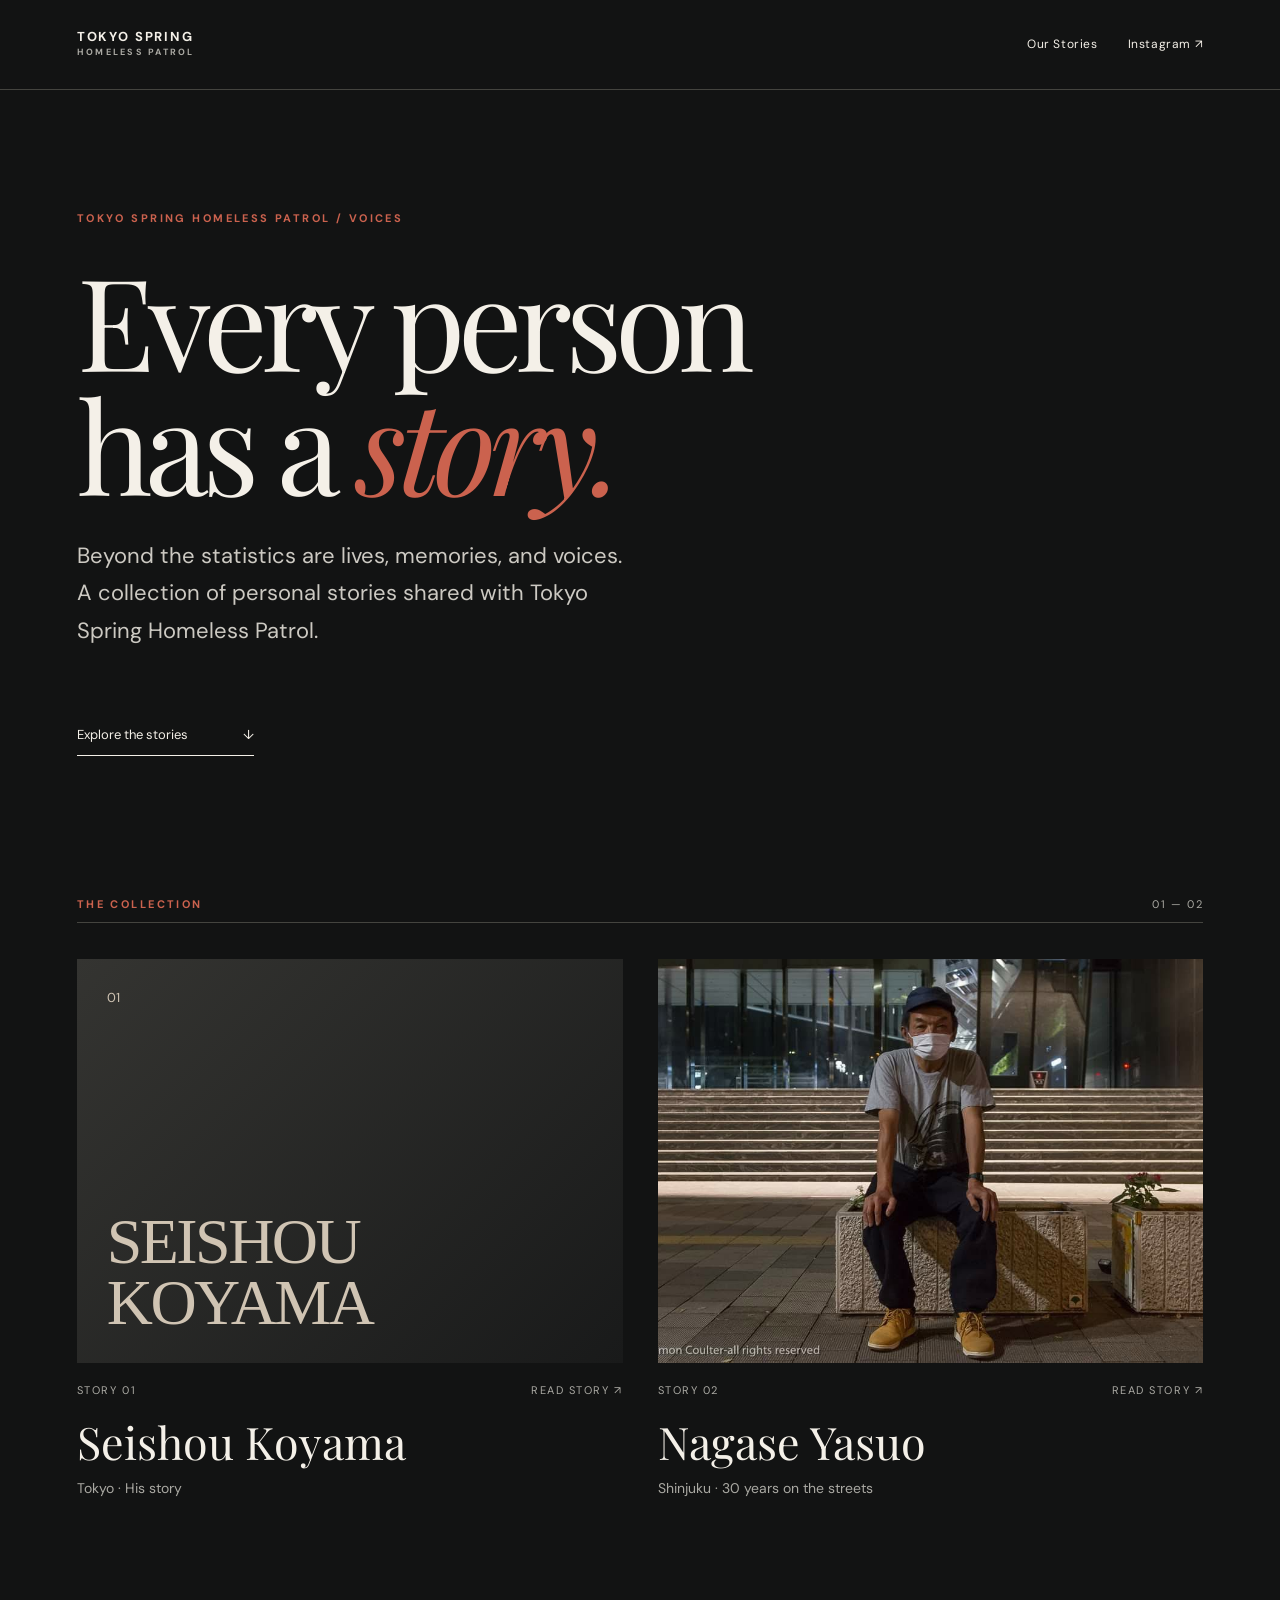
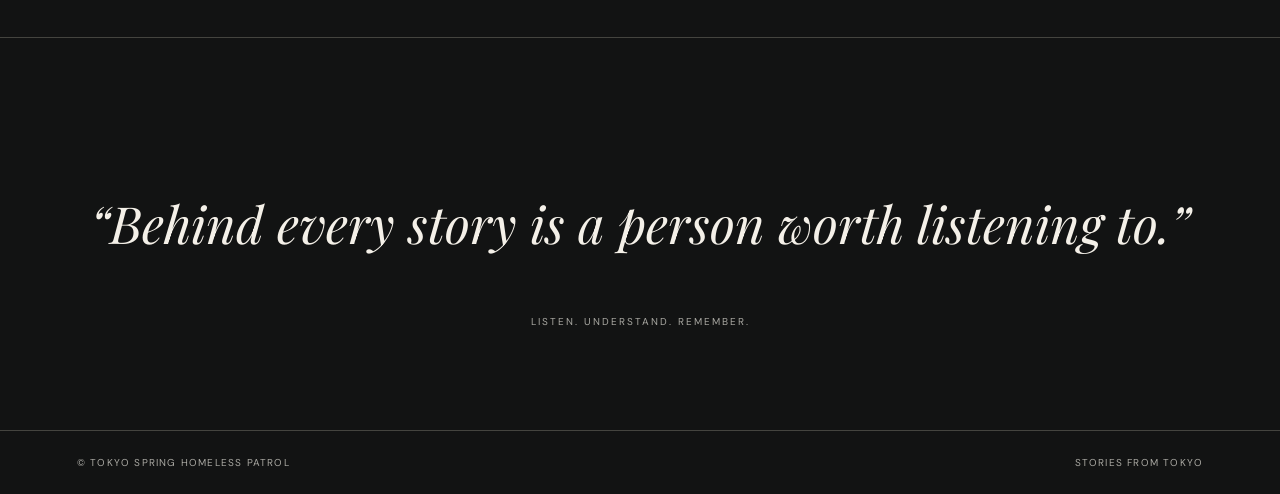
<file: index.html>
<!doctype html><html lang="en"><head><meta charset="utf-8"><meta name="viewport" content="width=device-width, initial-scale=1"><meta name="theme-color" content="#121313"><title>Our Stories — Tokyo Spring Homeless Patrol</title><link rel="stylesheet" href="style.css"></head><body><header class="top"><a class="brand" href="index.html">TOKYO SPRING<br><span>HOMELESS PATROL</span></a><nav><a href="index.html" aria-current="page">Our Stories</a><a href="https://www.instagram.com/" target="_blank" rel="noopener">Instagram ↗</a></nav></header><main><section class="hero"><p class="eyebrow">TOKYO SPRING HOMELESS PATROL / VOICES</p><h1>Every person<br>has a <em>story.</em></h1><p class="lede">Beyond the statistics are lives, memories, and voices. A collection of personal stories shared with Tokyo Spring Homeless Patrol.</p><a class="jump" href="#stories">Explore the stories <span>↓</span></a></section><section class="stories" id="stories"><div class="section-head"><p class="eyebrow">THE COLLECTION</p><span>01 — 02</span></div><div class="cards"><a class="story-card" href="https://ailiejutant-lgtm.github.io/tshp-koyama/"><div class="placeholder"><span>01</span><div>SEISHOU<br>KOYAMA</div></div><div class="card-meta"><span>STORY 01</span><span>READ STORY ↗</span></div><h2>Seishou Koyama</h2><p>Tokyo · His story</p></a><a class="story-card" href="nagase-yasuo.html"><div class="photo-wrap"><img src="nagase-yasuo.jpeg" alt="Nagase Yasuo sitting outdoors in Shinjuku at night" loading="lazy"></div><div class="card-meta"><span>STORY 02</span><span>READ STORY ↗</span></div><h2>Nagase Yasuo</h2><p>Shinjuku · 30 years on the streets</p></a></div></section><section class="closing"><p>“Behind every story is a person worth listening to.”</p><span>LISTEN. UNDERSTAND. REMEMBER.</span></section></main><footer><span>© TOKYO SPRING HOMELESS PATROL</span><span>STORIES FROM TOKYO</span></footer></body></html>
</file>
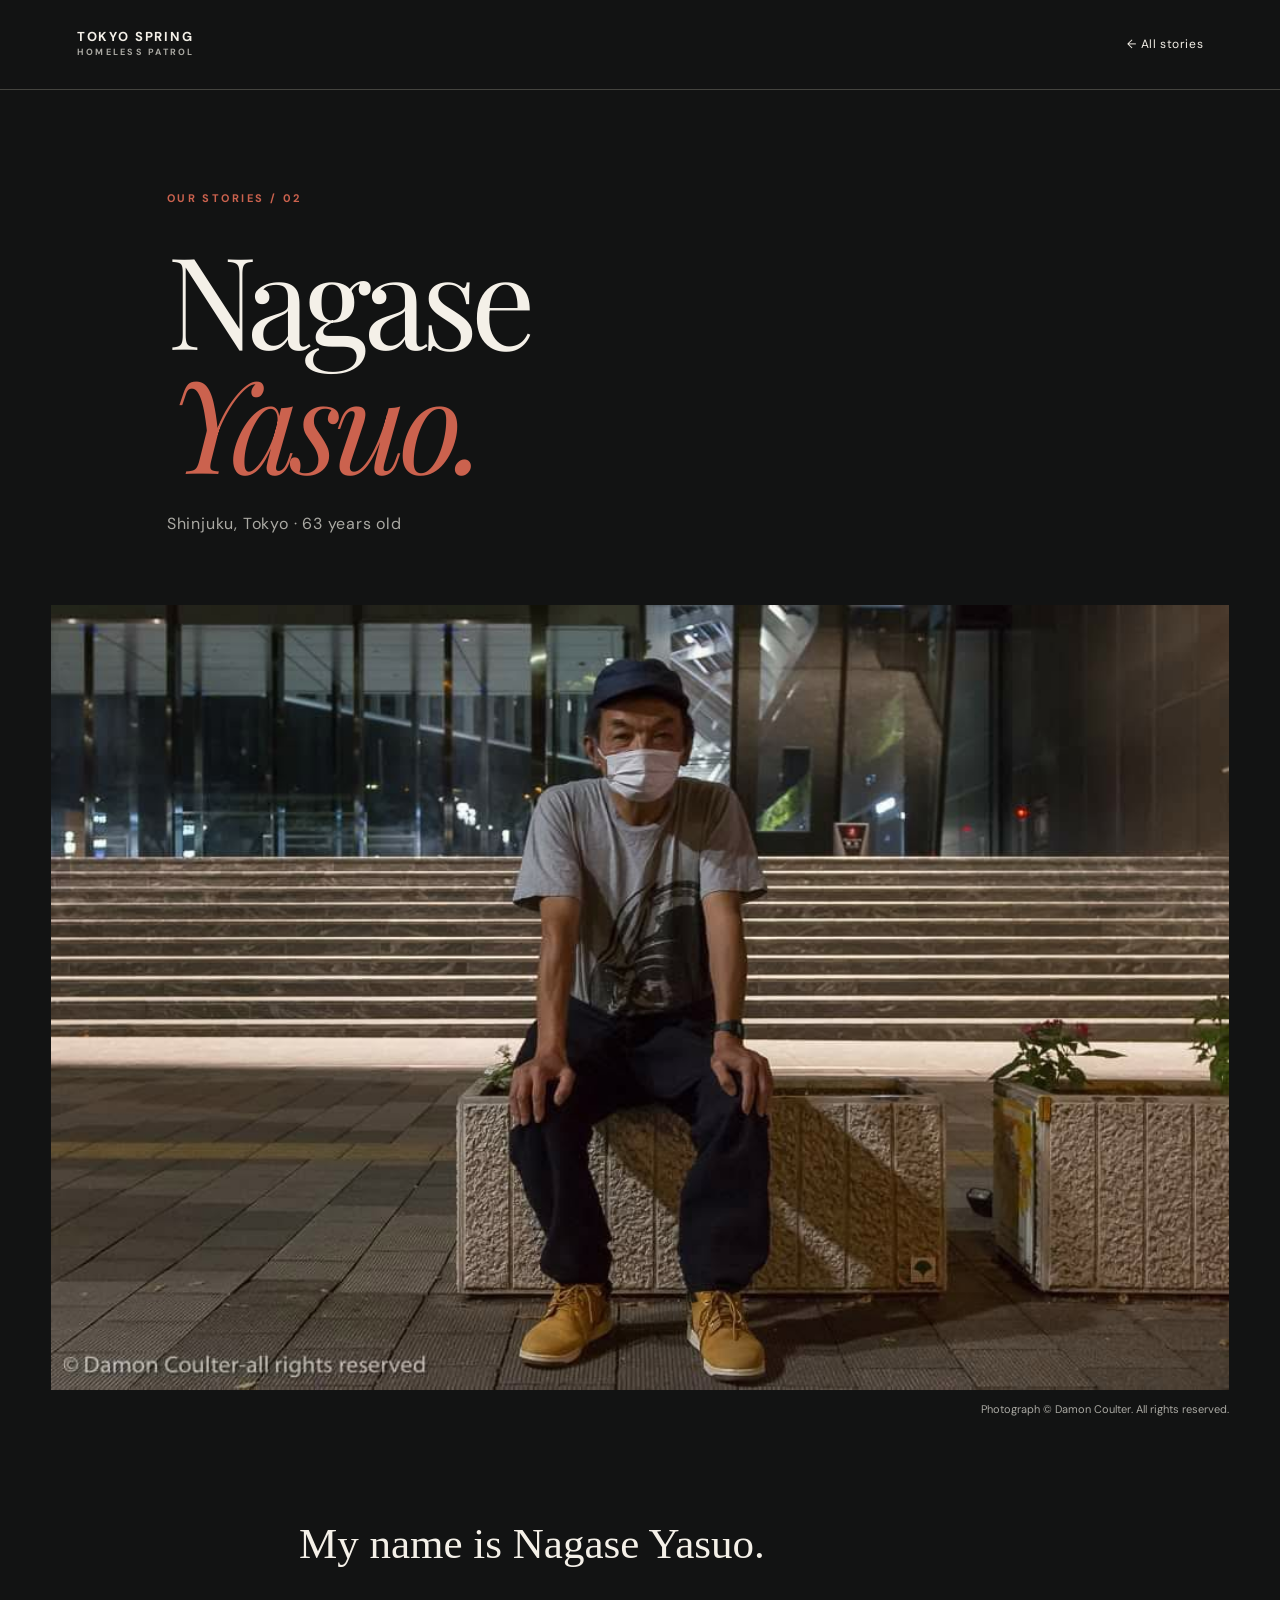
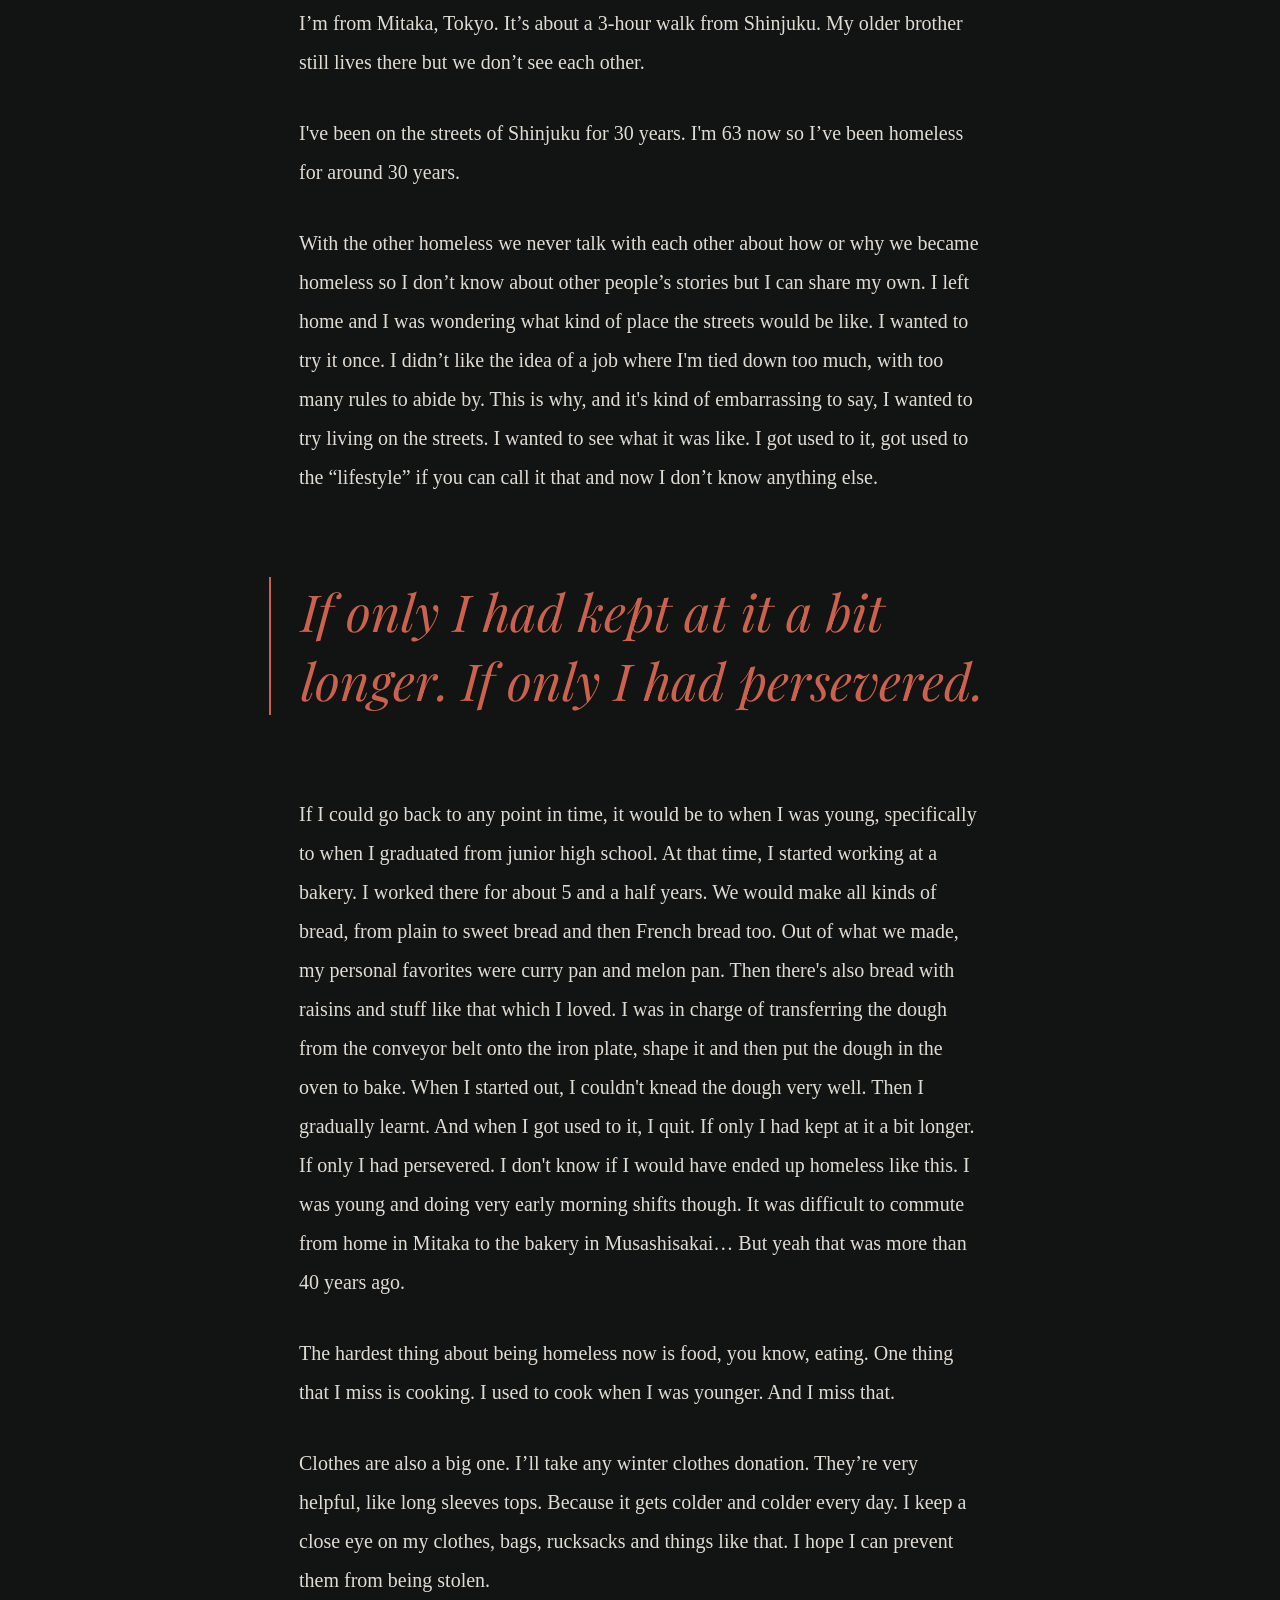
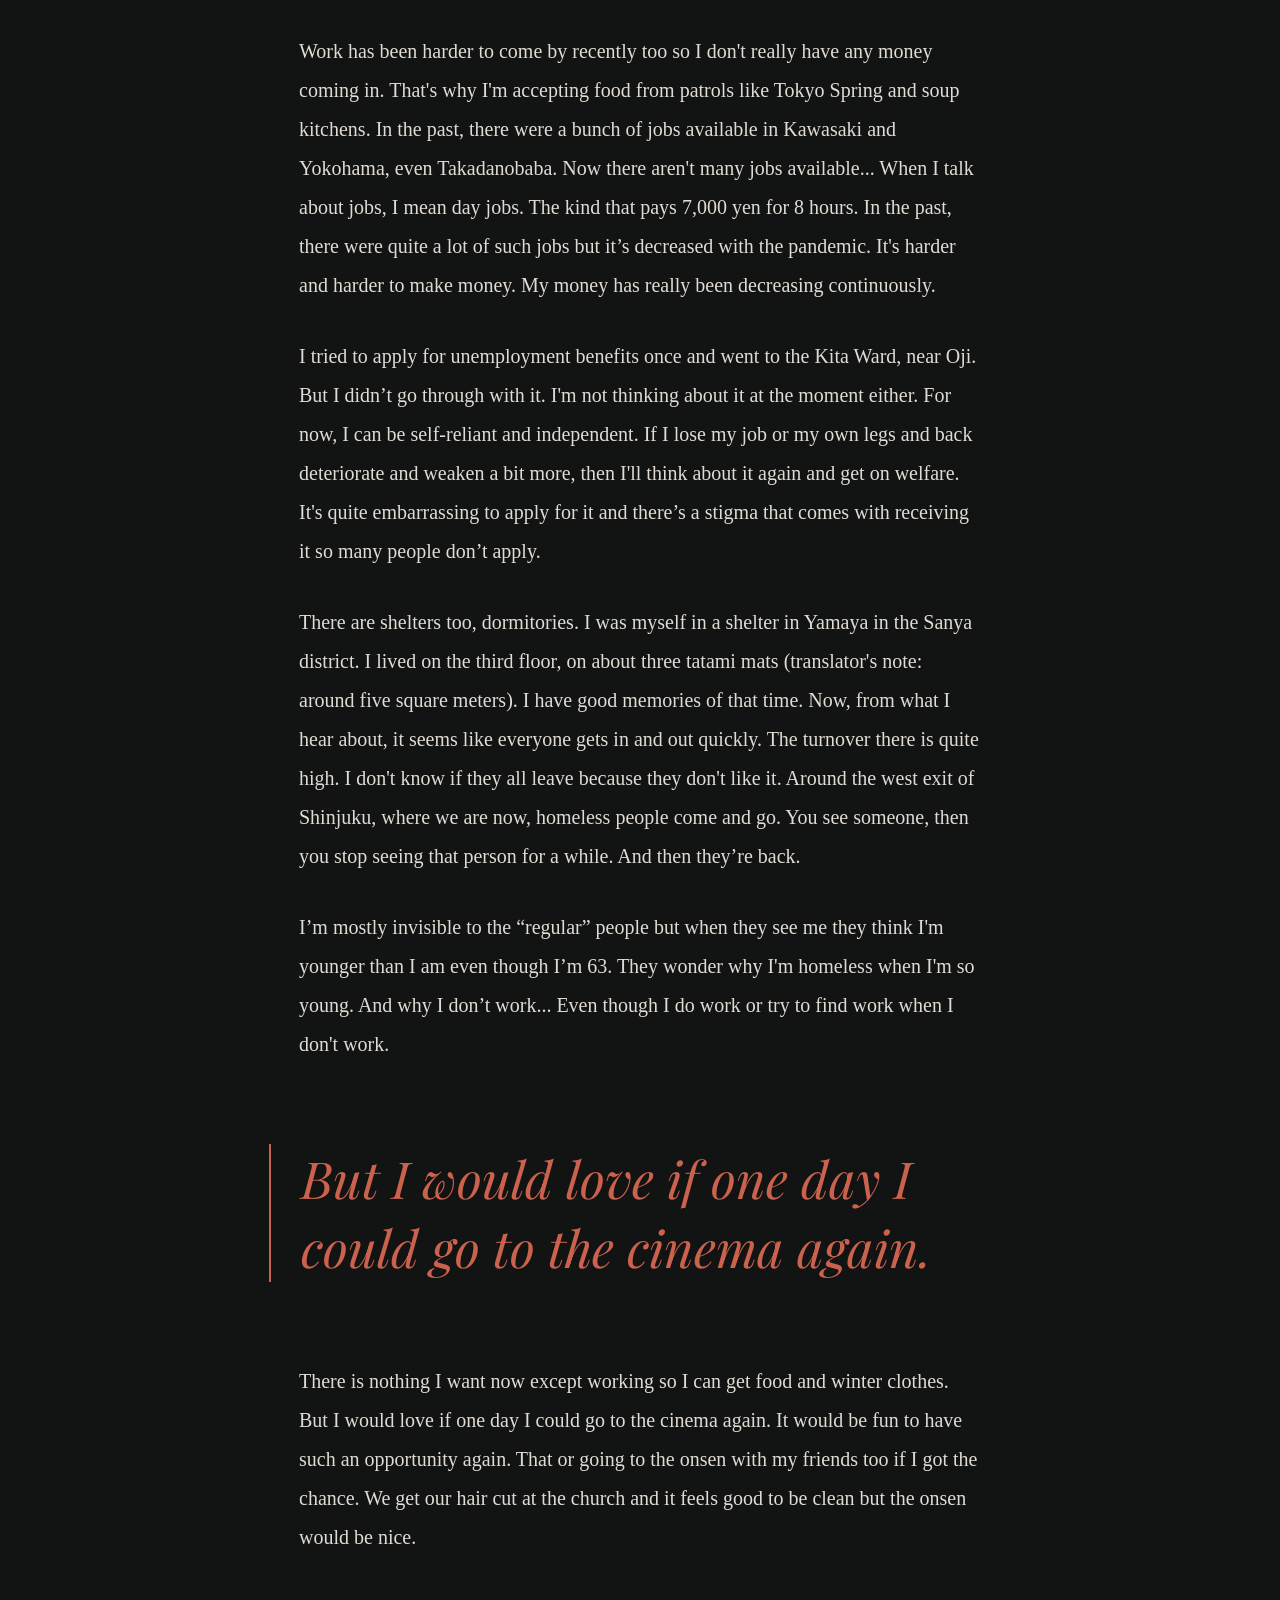
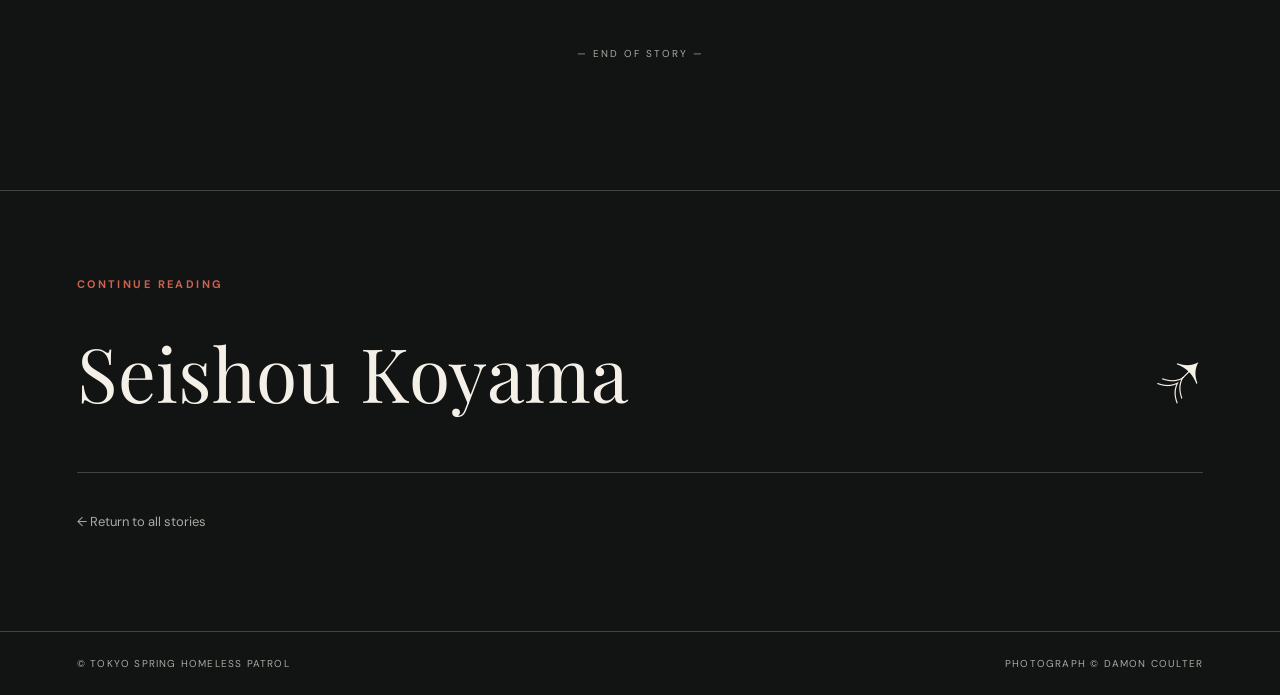
<file: nagase-yasuo.html>
<!doctype html><html lang="en"><head><meta charset="utf-8"><meta name="viewport" content="width=device-width, initial-scale=1"><meta name="theme-color" content="#121313"><meta name="description" content="Nagase Yasuo shares his memories of working in a bakery and 30 years living on the streets of Shinjuku."><title>Nagase Yasuo — TSHP Stories</title><link rel="stylesheet" href="style.css"></head><body><header class="top"><a class="brand" href="index.html">TOKYO SPRING<br><span>HOMELESS PATROL</span></a><nav><a href="index.html">← All stories</a></nav></header><main><article><div class="story-heading"><p class="eyebrow">OUR STORIES / 02</p><h1>Nagase<br><em>Yasuo.</em></h1><p class="story-sub">Shinjuku, Tokyo · 63 years old</p></div><figure class="cover"><img src="nagase-yasuo.jpeg" alt="Nagase Yasuo sitting on a stone planter in Shinjuku at night"><figcaption>Photograph © Damon Coulter. All rights reserved.</figcaption></figure><div class="article-body"><p class="opening">My name is Nagase Yasuo.</p><p>I’m from Mitaka, Tokyo. It’s about a 3-hour walk from Shinjuku. My older brother still lives there but we don’t see each other.</p><p>I've been on the streets of Shinjuku for 30 years. I'm 63 now so I’ve been homeless for around 30 years.</p><p>With the other homeless we never talk with each other about how or why we became homeless so I don’t know about other people’s stories but I can share my own. I left home and I was wondering what kind of place the streets would be like. I wanted to try it once. I didn’t like the idea of a job where I'm tied down too much, with too many rules to abide by. This is why, and it's kind of embarrassing to say, I wanted to try living on the streets. I wanted to see what it was like. I got used to it, got used to the “lifestyle” if you can call it that and now I don’t know anything else.</p><blockquote>If only I had kept at it a bit longer. If only I had persevered.</blockquote><p>If I could go back to any point in time, it would be to when I was young, specifically to when I graduated from junior high school. At that time, I started working at a bakery. I worked there for about 5 and a half years. We would make all kinds of bread, from plain to sweet bread and then French bread too. Out of what we made, my personal favorites were curry pan and melon pan. Then there's also bread with raisins and stuff like that which I loved. I was in charge of transferring the dough from the conveyor belt onto the iron plate, shape it and then put the dough in the oven to bake. When I started out, I couldn't knead the dough very well. Then I gradually learnt. And when I got used to it, I quit. If only I had kept at it a bit longer. If only I had persevered. I don't know if I would have ended up homeless like this. I was young and doing very early morning shifts though. It was difficult to commute from home in Mitaka to the bakery in Musashisakai… But yeah that was more than 40 years ago.</p><p>The hardest thing about being homeless now is food, you know, eating. One thing that I miss is cooking. I used to cook when I was younger. And I miss that.</p><p>Clothes are also a big one. I’ll take any winter clothes donation. They’re very helpful, like long sleeves tops. Because it gets colder and colder every day. I keep a close eye on my clothes, bags, rucksacks and things like that. I hope I can prevent them from being stolen.</p><p>Work has been harder to come by recently too so I don't really have any money coming in. That's why I'm accepting food from patrols like Tokyo Spring and soup kitchens. In the past, there were a bunch of jobs available in Kawasaki and Yokohama, even Takadanobaba. Now there aren't many jobs available... When I talk about jobs, I mean day jobs. The kind that pays 7,000 yen for 8 hours. In the past, there were quite a lot of such jobs but it’s decreased with the pandemic. It's harder and harder to make money. My money has really been decreasing continuously.</p><p>I tried to apply for unemployment benefits once and went to the Kita Ward, near Oji. But I didn’t go through with it. I'm not thinking about it at the moment either. For now, I can be self-reliant and independent. If I lose my job or my own legs and back deteriorate and weaken a bit more, then I'll think about it again and get on welfare. It's quite embarrassing to apply for it and there’s a stigma that comes with receiving it so many people don’t apply.</p><p>There are shelters too, dormitories. I was myself in a shelter in Yamaya in the Sanya district. I lived on the third floor, on about three tatami mats (translator's note: around five square meters). I have good memories of that time. Now, from what I hear about, it seems like everyone gets in and out quickly. The turnover there is quite high. I don't know if they all leave because they don't like it. Around the west exit of Shinjuku, where we are now, homeless people come and go. You see someone, then you stop seeing that person for a while. And then they’re back.</p><p>I’m mostly invisible to the “regular” people but when they see me they think I'm younger than I am even though I’m 63. They wonder why I'm homeless when I'm so young. And why I don’t work... Even though I do work or try to find work when I don't work.</p><blockquote>But I would love if one day I could go to the cinema again.</blockquote><p>There is nothing I want now except working so I can get food and winter clothes. But I would love if one day I could go to the cinema again. It would be fun to have such an opportunity again. That or going to the onsen with my friends too if I got the chance. We get our hair cut at the church and it feels good to be clean but the onsen would be nice.</p><div class="article-end">— END OF STORY —</div></div></article><section class="next"><p class="eyebrow">CONTINUE READING</p><a href="https://ailiejutant-lgtm.github.io/tshp-koyama/">Seishou Koyama <span>↗</span></a><a class="back" href="index.html">← Return to all stories</a></section></main><footer><span>© TOKYO SPRING HOMELESS PATROL</span><span>PHOTOGRAPH © DAMON COULTER</span></footer></body></html>
</file>
<file: style.css>
@import url('https://fonts.googleapis.com/css2?family=DM+Sans:wght@400;500;600;700&family=Playfair+Display:ital,wght@0,400;0,500;1,400&display=swap');
:root{--bg:#121313;--fg:#f4f0e8;--muted:#aaa9a3;--accent:#cb624e;--line:#44443f}*{box-sizing:border-box}html{scroll-behavior:smooth}body{margin:0;background:var(--bg);color:var(--fg);font-family:'DM Sans',Arial,sans-serif}a{color:inherit;text-decoration:none}.top{max-width:1440px;margin:auto;display:flex;align-items:center;justify-content:space-between;padding:30px 6%;border-bottom:1px solid var(--line)}.brand{font-weight:700;font-size:13px;line-height:1.1;letter-spacing:.14em}.brand span{font-size:9px;letter-spacing:.25em;color:var(--muted)}nav{display:flex;gap:30px;font-size:12px;letter-spacing:.05em}nav a:hover,.back:hover{color:var(--accent)}.hero{max-width:1440px;margin:auto;padding:110px 6% 130px}.eyebrow{font-size:11px;font-weight:700;letter-spacing:.22em;color:var(--accent)}h1,h2,blockquote,.closing p,.next>a:first-of-type{font-family:'Playfair Display',Georgia,serif;font-weight:400}h1{font-size:clamp(65px,10vw,156px);line-height:.97;letter-spacing:-.055em;margin:32px 0}h1 em{color:var(--accent);font-weight:400}.lede{font-size:clamp(17px,2vw,22px);line-height:1.7;color:#ccc9c2;max-width:550px}.jump{display:inline-flex;gap:55px;margin-top:55px;border-bottom:1px solid var(--fg);padding-bottom:12px;font-size:13px}.stories{max-width:1440px;margin:auto;padding:0 6% 140px}.section-head,.card-meta{display:flex;justify-content:space-between;align-items:center}.section-head{border-bottom:1px solid var(--line);margin-bottom:36px}.section-head span,.card-meta{font-size:11px;letter-spacing:.14em;color:var(--muted)}.cards{display:grid;grid-template-columns:repeat(2,minmax(0,1fr));gap:35px}.photo-wrap,.placeholder{aspect-ratio:1.35;overflow:hidden;background:#242522}.photo-wrap img{width:100%;height:100%;object-fit:cover;transition:transform .5s}.story-card:hover img{transform:scale(1.04)}.placeholder{display:flex;flex-direction:column;justify-content:space-between;padding:30px;color:#d0c4b3;background:linear-gradient(135deg,#343431,#191a1a)}.placeholder span{font-size:13px}.placeholder div{font:clamp(34px,5vw,68px)/.95 Georgia,serif;letter-spacing:-.04em}.card-meta{padding-top:20px}.story-card h2{font-size:clamp(30px,3.5vw,52px);margin:15px 0 8px}.story-card p{color:var(--muted);font-size:14px;margin:0}.closing{border-top:1px solid var(--line);padding:100px 6%;text-align:center}.closing p{font-style:italic;font-size:clamp(28px,4vw,52px)}.closing span{font-size:10px;letter-spacing:.2em;color:var(--muted)}footer{border-top:1px solid var(--line);padding:25px 6%;display:flex;justify-content:space-between;gap:15px;color:var(--muted);font-size:10px;letter-spacing:.12em}.story-heading{max-width:1100px;margin:auto;padding:90px 6% 55px}.story-heading h1{margin:30px 0}.story-sub{color:var(--muted);letter-spacing:.05em}.cover{margin:0 auto;max-width:1320px;padding:0 4%}.cover img{display:block;width:100%;height:auto}.cover figcaption{text-align:right;color:var(--muted);font-size:11px;padding-top:12px}.article-body{max-width:730px;margin:100px auto 130px;padding:0 24px}.article-body p{font-family:Georgia,serif;font-size:clamp(17px,1.8vw,20px);line-height:1.95;color:#e0dcd4;margin:0 0 32px}.article-body .opening{font-size:clamp(27px,4vw,43px);line-height:1.3;color:var(--fg)}blockquote{font-style:italic;color:var(--accent);font-size:clamp(30px,4.5vw,51px);line-height:1.35;margin:80px -30px;padding-left:30px;border-left:2px solid var(--accent)}.article-end{text-align:center;font-size:10px;letter-spacing:.2em;color:var(--muted);margin-top:90px}.next{padding:75px 6% 100px;border-top:1px solid var(--line);max-width:1440px;margin:auto}.next>a:first-of-type{display:flex;justify-content:space-between;font-size:clamp(38px,6vw,75px);padding:20px 0 50px;border-bottom:1px solid var(--line)}.next .back{display:inline-block;margin-top:40px;color:var(--muted);font-size:13px}@media(max-width:700px){.top{padding:23px 5%}nav{gap:14px;font-size:11px}.hero{padding:75px 6% 90px}.cards{grid-template-columns:1fr;gap:55px}.stories{padding-bottom:90px}.story-heading{padding-top:65px}.article-body{margin:65px auto 90px}.cover{padding:0}.cover figcaption{padding:12px 16px}.article-body blockquote{margin:60px 0;padding-left:20px}footer{flex-direction:column}}
</file>
